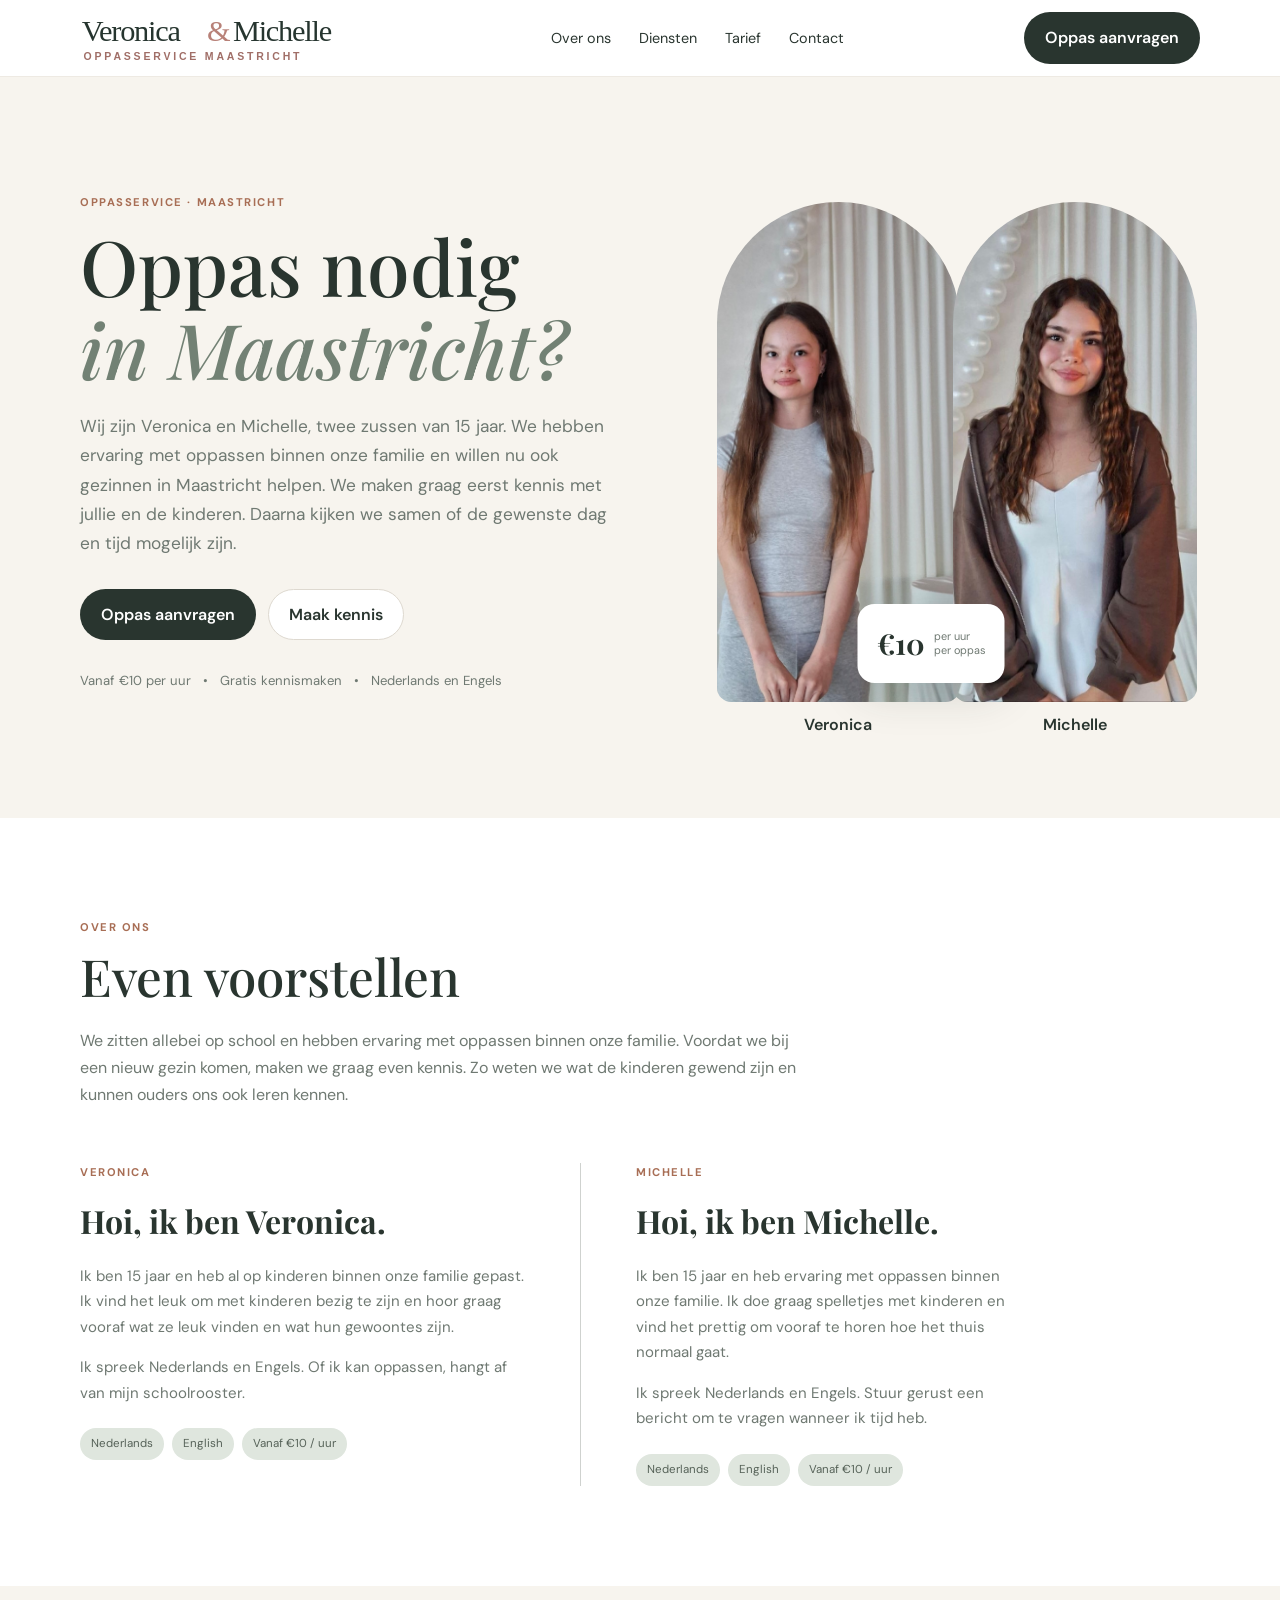
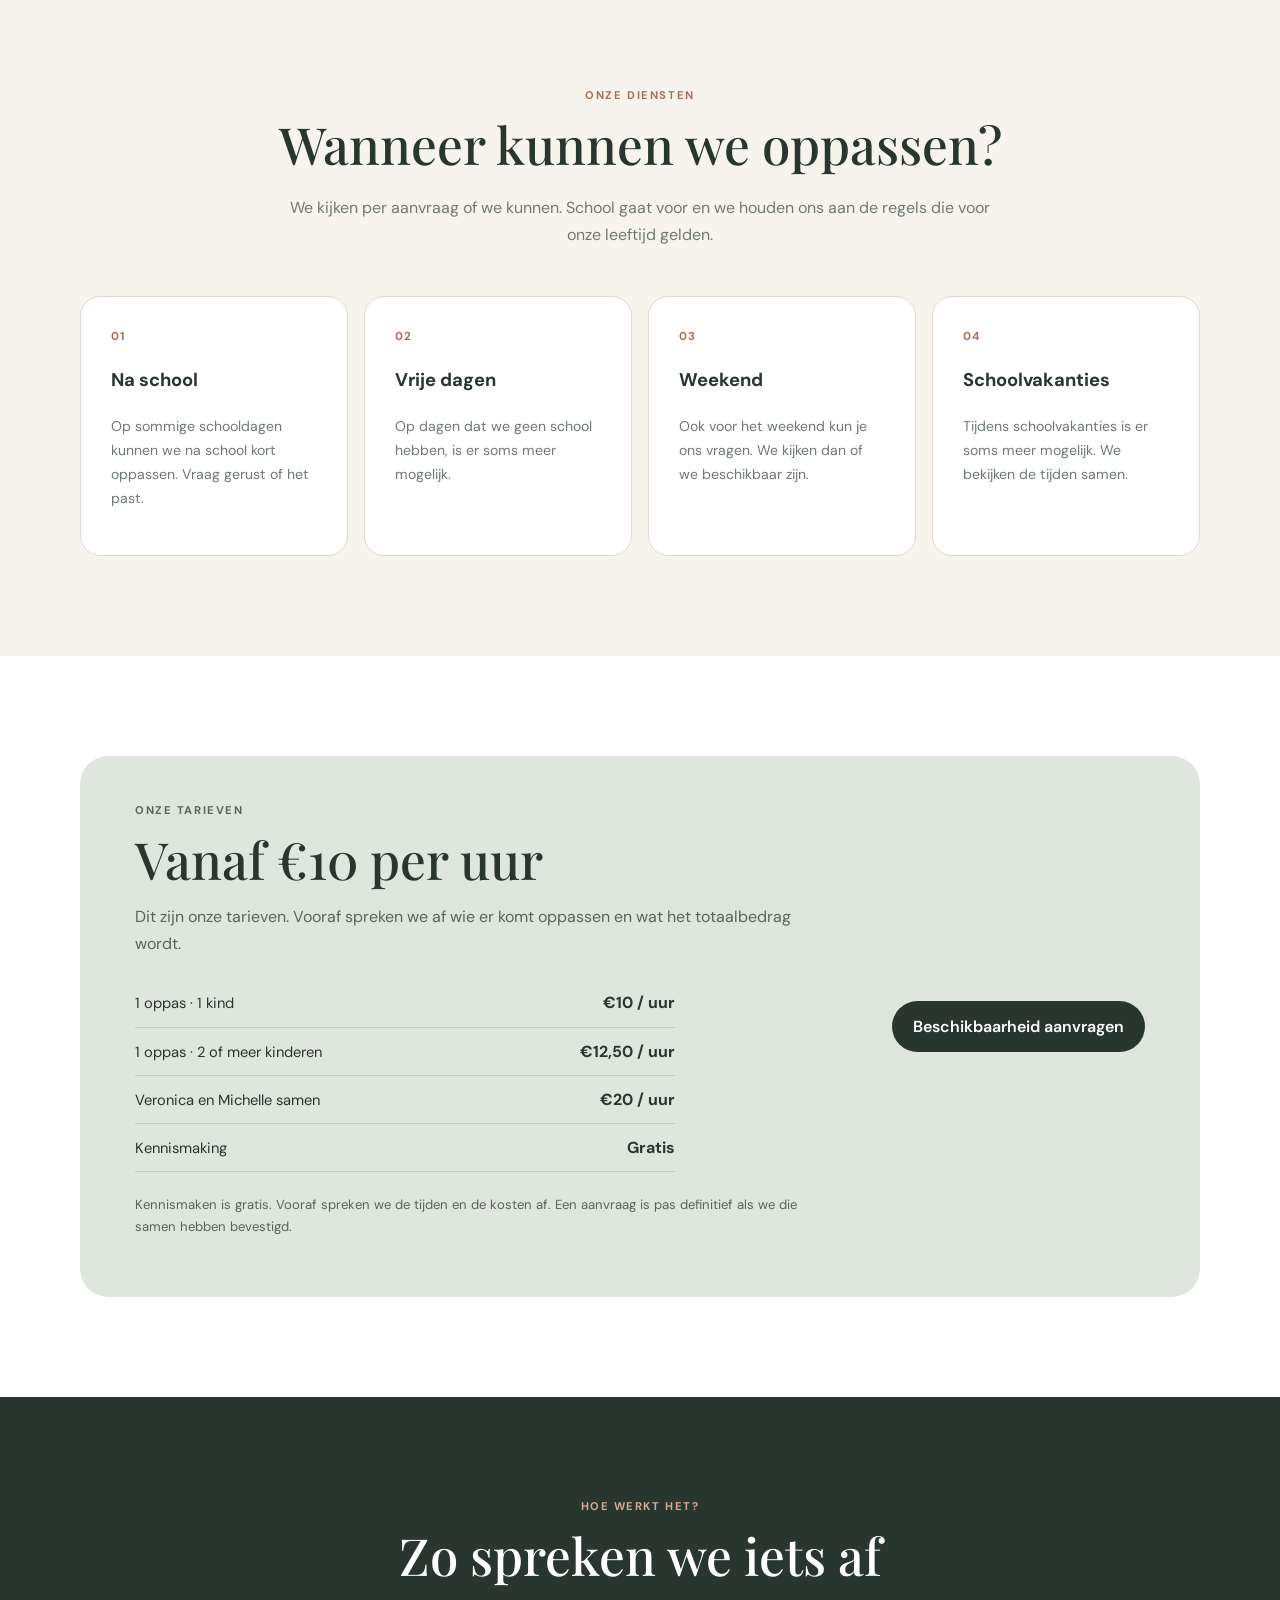
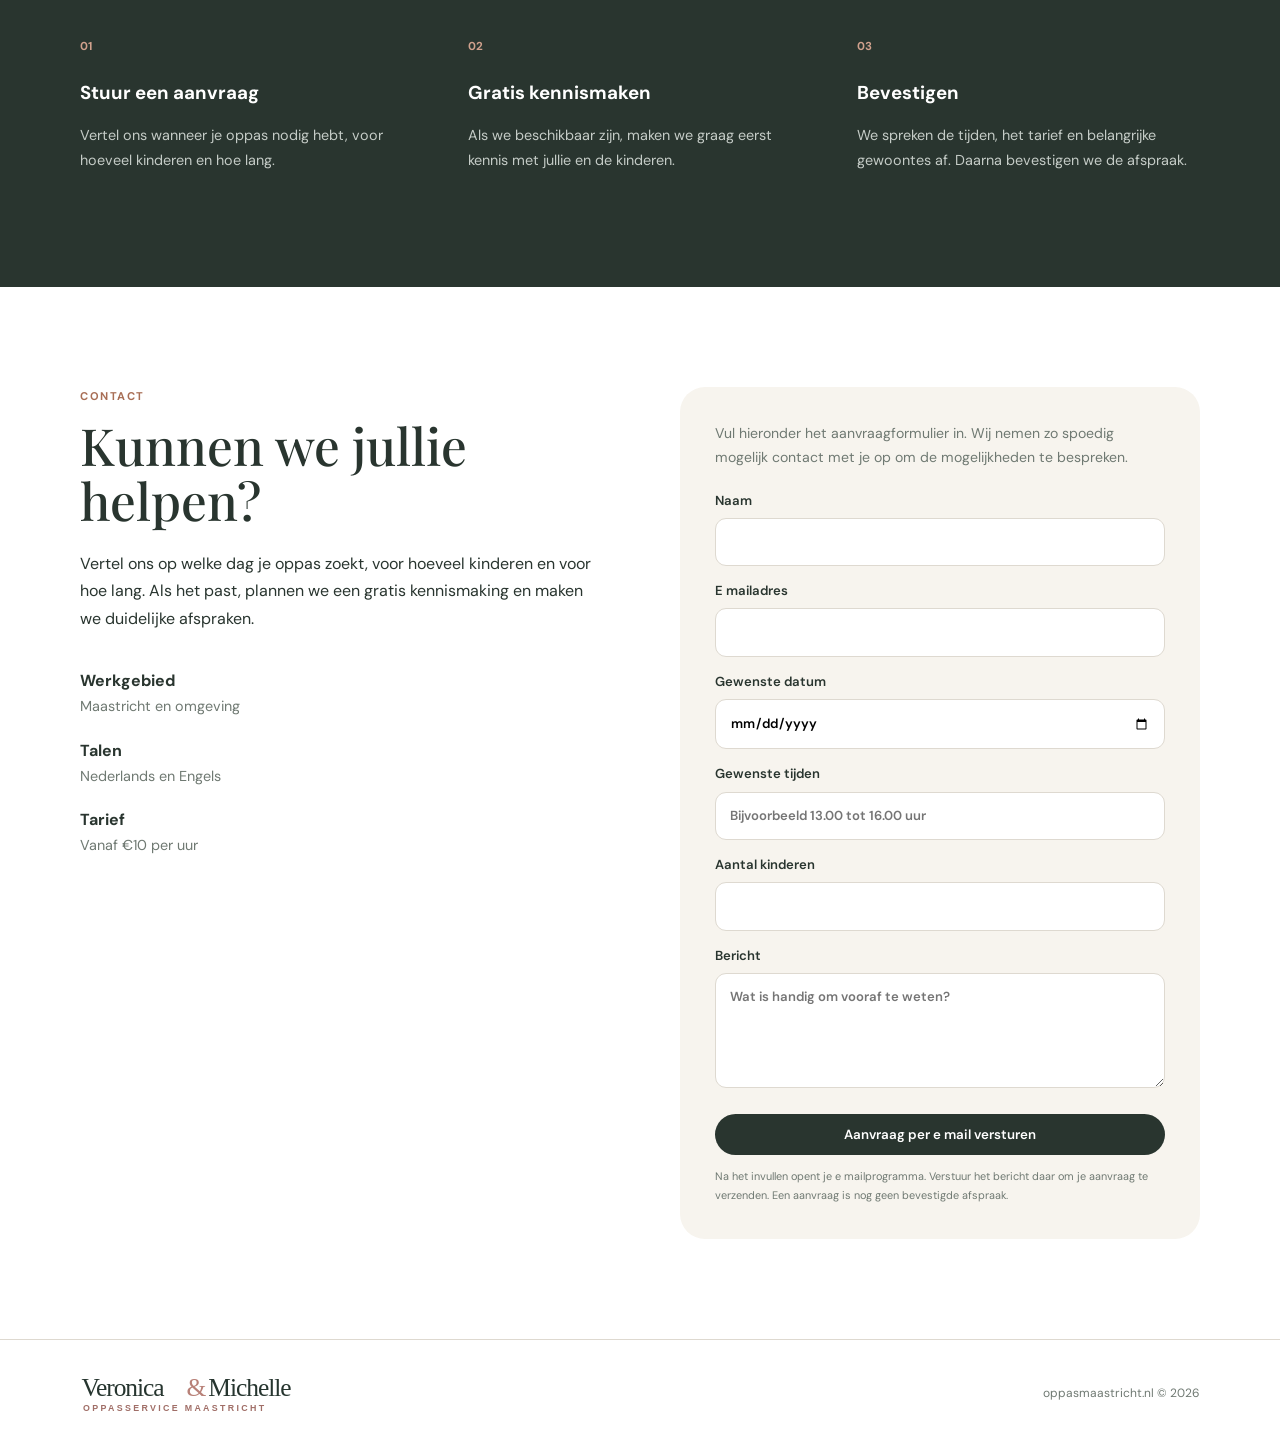
<file: index.html>
<!doctype html>
<html lang="nl">
<head>
<meta charset="utf-8">
<meta name="viewport" content="width=device-width, initial-scale=1">
<meta name="description" content="Veronica en Michelle passen op in Maastricht en omgeving. Bekijk onze tarieven en stuur ons een bericht.">
<title>Veronica & Michelle | Oppasservice in Maastricht</title>
<link rel="stylesheet" href="style.css">
</head>
<body>
<header class="header"><nav class="container nav">
<a class="brand brand-logo" href="#home" aria-label="Veronica en Michelle Oppasservice Maastricht"><img src="images/logo-header.svg" alt="Veronica en Michelle, Oppasservice Maastricht" width="460" height="100"></a>
<div class="nav-links"><a href="#over">Over ons</a><a href="#diensten">Diensten</a><a href="#tarief">Tarief</a><a href="#contact">Contact</a></div>
<a class="nav-cta" href="#contact">Oppas aanvragen</a>
</nav></header>

<main>
<section id="home" class="hero">
<div class="container hero-grid">
<div class="hero-copy">
<p class="eyebrow">Oppasservice · Maastricht</p>
<h1>Oppas nodig<br><em>in Maastricht?</em></h1>
<p class="lead">Wij zijn Veronica en Michelle, twee zussen van 15 jaar. We hebben ervaring met oppassen binnen onze familie en willen nu ook gezinnen in Maastricht helpen. We maken graag eerst kennis met jullie en de kinderen. Daarna kijken we samen of de gewenste dag en tijd mogelijk zijn.</p>
<div class="actions"><a class="btn dark" href="#contact">Oppas aanvragen</a><a class="btn light" href="#over">Maak kennis</a></div>
<div class="facts"><span>Vanaf €10 per uur</span><span>•</span><span>Gratis kennismaken</span><span>•</span><span>Nederlands en Engels</span></div>
</div>
<div class="hero-portraits">
<div class="hero-person veronica"><img src="images/veronica.jpg" alt="Veronica"><span>Veronica</span></div>
<div class="hero-person michelle"><img src="images/michelle.jpg" alt="Michelle"><span>Michelle</span></div>
<div class="badge"><strong>€10</strong><span>per uur<br>per oppas</span></div>
</div>
</div>
</section>

<section id="over" class="section">
<div class="container">
<div class="section-intro"><p class="eyebrow">Over ons</p><h2>Even voorstellen</h2><p>We zitten allebei op school en hebben ervaring met oppassen binnen onze familie. Voordat we bij een nieuw gezin komen, maken we graag even kennis. Zo weten we wat de kinderen gewend zijn en kunnen ouders ons ook leren kennen.</p></div>
<div class="about-grid">
<article><p class="eyebrow">Veronica</p><h3>Hoi, ik ben Veronica.</h3><p>Ik ben 15 jaar en heb al op kinderen binnen onze familie gepast. Ik vind het leuk om met kinderen bezig te zijn en hoor graag vooraf wat ze leuk vinden en wat hun gewoontes zijn.</p><p>Ik spreek Nederlands en Engels. Of ik kan oppassen, hangt af van mijn schoolrooster.</p><div class="tags"><span>Nederlands</span><span>English</span><span>Vanaf €10 / uur</span></div></article>
<article><p class="eyebrow">Michelle</p><h3>Hoi, ik ben Michelle.</h3><p>Ik ben 15 jaar en heb ervaring met oppassen binnen onze familie. Ik doe graag spelletjes met kinderen en vind het prettig om vooraf te horen hoe het thuis normaal gaat.</p><p>Ik spreek Nederlands en Engels. Stuur gerust een bericht om te vragen wanneer ik tijd heb.</p><div class="tags"><span>Nederlands</span><span>English</span><span>Vanaf €10 / uur</span></div></article>
</div>
</div>
</section>

<section id="diensten" class="section beige"><div class="container">
<div class="section-heading"><p class="eyebrow">Onze diensten</p><h2>Wanneer kunnen we oppassen?</h2><p>We kijken per aanvraag of we kunnen. School gaat voor en we houden ons aan de regels die voor onze leeftijd gelden.</p></div>
<div class="service-grid">
<article><div class="number">01</div><h3>Na school</h3><p>Op sommige schooldagen kunnen we na school kort oppassen. Vraag gerust of het past.</p></article>
<article><div class="number">02</div><h3>Vrije dagen</h3><p>Op dagen dat we geen school hebben, is er soms meer mogelijk.</p></article>
<article><div class="number">03</div><h3>Weekend</h3><p>Ook voor het weekend kun je ons vragen. We kijken dan of we beschikbaar zijn.</p></article>
<article><div class="number">04</div><h3>Schoolvakanties</h3><p>Tijdens schoolvakanties is er soms meer mogelijk. We bekijken de tijden samen.</p></article>
</div>
</div></section>

<section id="tarief" class="section"><div class="container rate"><div>
<p class="eyebrow">Onze tarieven</p><h2>Vanaf €10 per uur</h2>
<p>Dit zijn onze tarieven. Vooraf spreken we af wie er komt oppassen en wat het totaalbedrag wordt.</p>
<div class="price-list"><div><span>1 oppas · 1 kind</span><strong>€10 / uur</strong></div><div><span>1 oppas · 2 of meer kinderen</span><strong>€12,50 / uur</strong></div><div><span>Veronica en Michelle samen</span><strong>€20 / uur</strong></div><div><span>Kennismaking</span><strong>Gratis</strong></div></div><p class="muted">Kennismaken is gratis. Vooraf spreken we de tijden en de kosten af. Een aanvraag is pas definitief als we die samen hebben bevestigd.</p>
</div><a class="btn dark" href="#contact">Beschikbaarheid aanvragen</a></div></section>

<section class="section dark-section"><div class="container">
<div class="section-heading inverse"><p class="eyebrow">Hoe werkt het?</p><h2>Zo spreken we iets af</h2></div>
<div class="approach">
<div><strong>01</strong><h3>Stuur een aanvraag</h3><p>Vertel ons wanneer je oppas nodig hebt, voor hoeveel kinderen en hoe lang.</p></div>
<div><strong>02</strong><h3>Gratis kennismaken</h3><p>Als we beschikbaar zijn, maken we graag eerst kennis met jullie en de kinderen.</p></div>
<div><strong>03</strong><h3>Bevestigen</h3><p>We spreken de tijden, het tarief en belangrijke gewoontes af. Daarna bevestigen we de afspraak.</p></div>
</div></div></section>

<section id="contact" class="section contact"><div class="container contact-grid">
<div><p class="eyebrow">Contact</p><h2>Kunnen we jullie helpen?</h2>
<p>Vertel ons op welke dag je oppas zoekt, voor hoeveel kinderen en voor hoe lang. Als het past, plannen we een gratis kennismaking en maken we duidelijke afspraken.</p>
<div class="contact-info"><div><strong>Werkgebied</strong><span>Maastricht en omgeving</span></div><div><strong>Talen</strong><span>Nederlands en Engels</span></div><div><strong>Tarief</strong><span>Vanaf €10 per uur</span></div></div></div>
<form class="form" id="aanvraagformulier">
<p class="form-intro">Vul hieronder het aanvraagformulier in. Wij nemen zo spoedig mogelijk contact met je op om de mogelijkheden te bespreken.</p>
<label>Naam<input name="naam" autocomplete="name" required maxlength="100"></label>
<label>E mailadres<input type="email" name="email" autocomplete="email" required maxlength="160"></label>
<label>Gewenste datum<input type="date" name="datum" required></label>
<label>Gewenste tijden<input name="tijden" placeholder="Bijvoorbeeld 13.00 tot 16.00 uur" required maxlength="100"></label>
<label>Aantal kinderen<input type="number" name="kinderen" min="1" max="12" required></label>
<label>Bericht<textarea name="bericht" rows="4" maxlength="1200" placeholder="Wat is handig om vooraf te weten?"></textarea></label>
<button class="btn dark" type="submit">Aanvraag per e mail versturen</button>
<p class="form-status" id="formstatus" role="status" aria-live="polite"></p>
<small>Na het invullen opent je e mailprogramma. Verstuur het bericht daar om je aanvraag te verzenden. Een aanvraag is nog geen bevestigde afspraak.</small>
</form>
</div></section>
</main>
<footer><div class="container footer"><a class="brand footer-logo" href="#home" aria-label="Terug naar boven"><img src="images/logo-header.svg" alt="Veronica en Michelle, Oppasservice Maastricht" width="460" height="100" loading="lazy"></a><p>oppasmaastricht.nl © 2026</p></div></footer>
<script src="contact.js" defer></script>
</body></html>
</file>
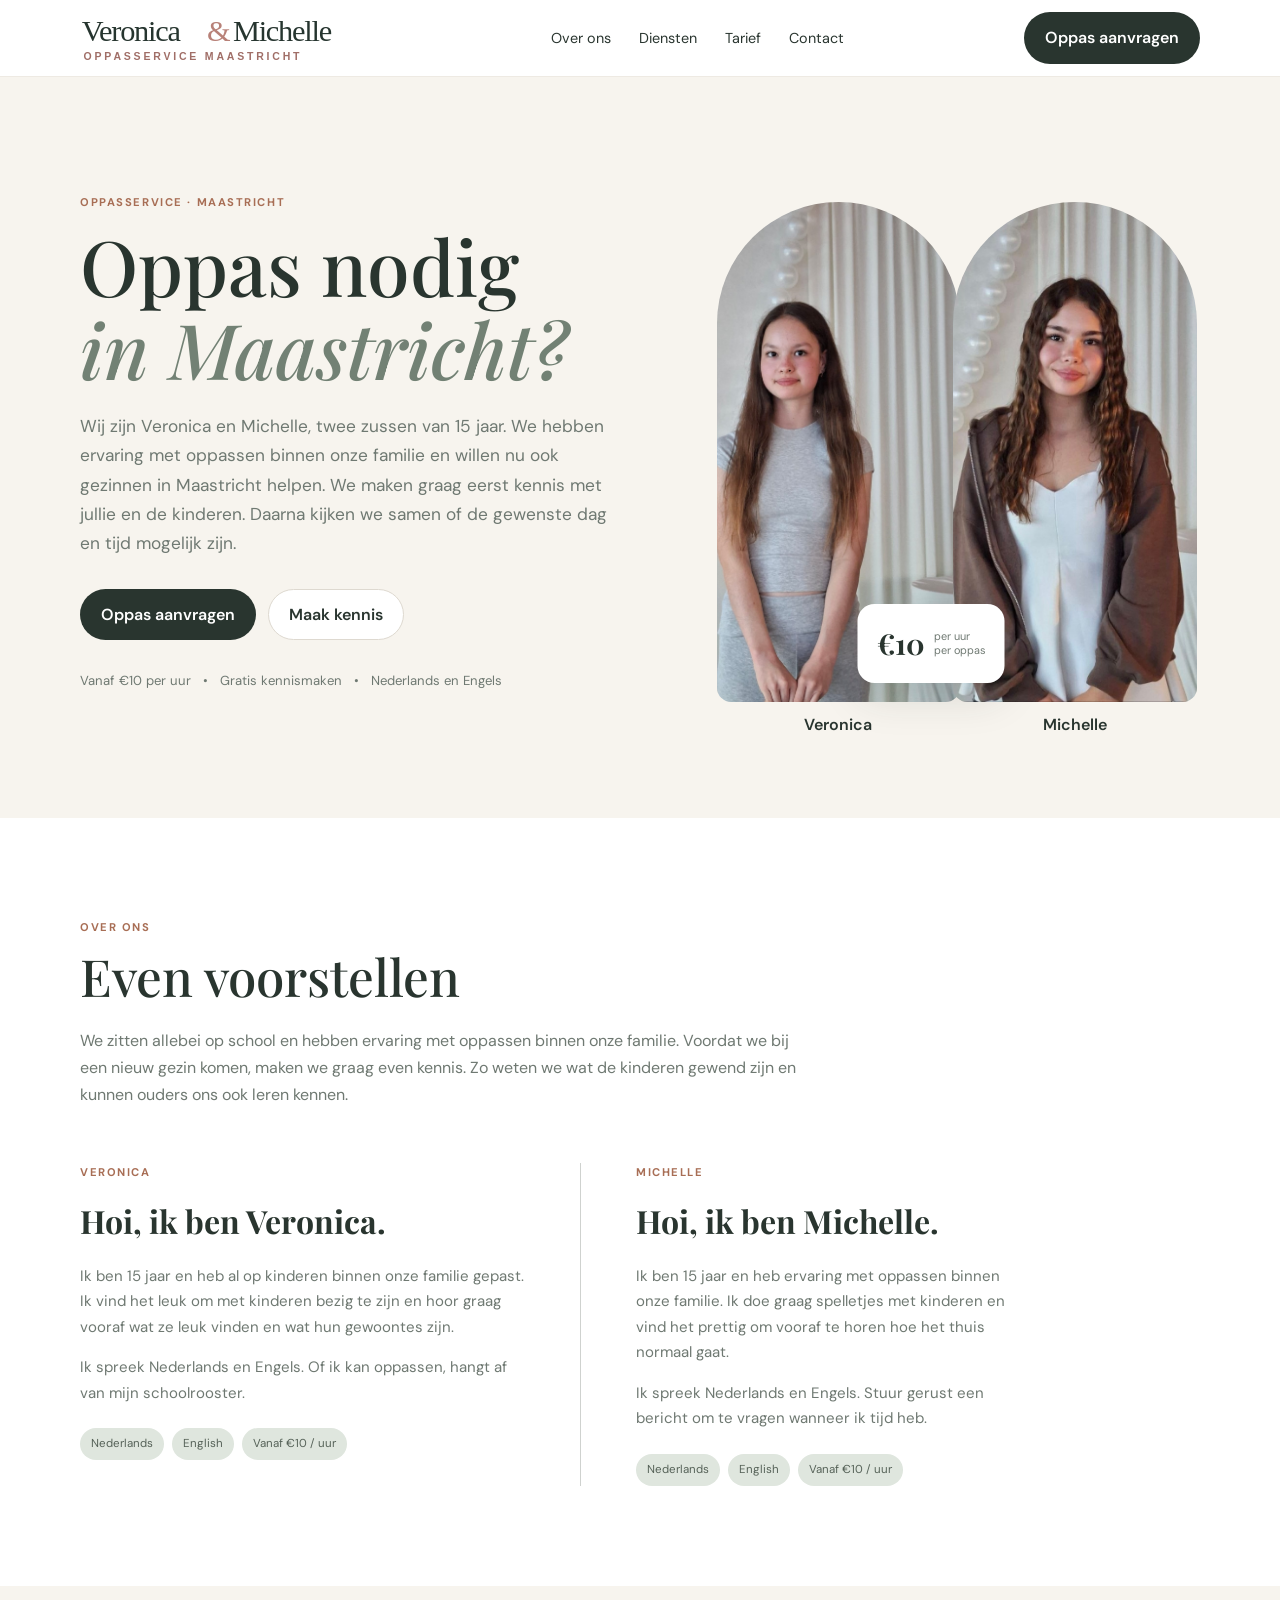
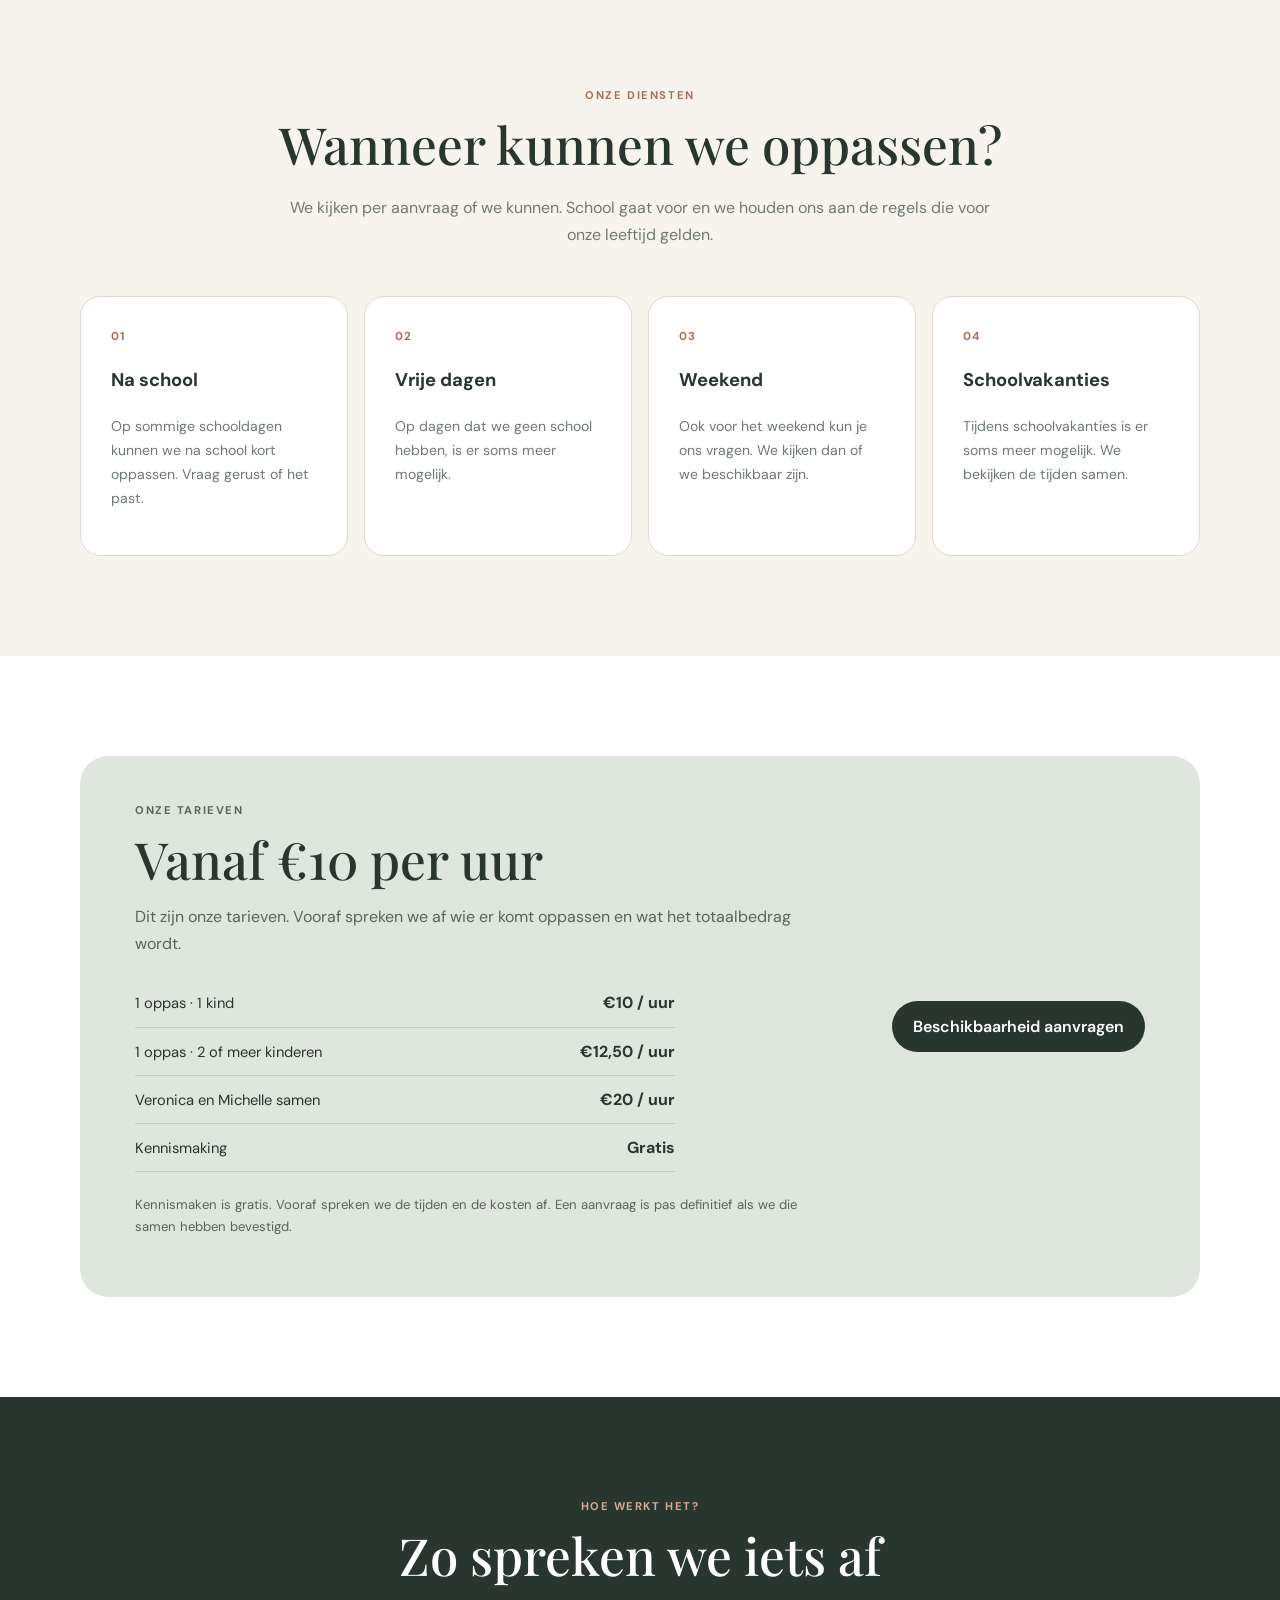
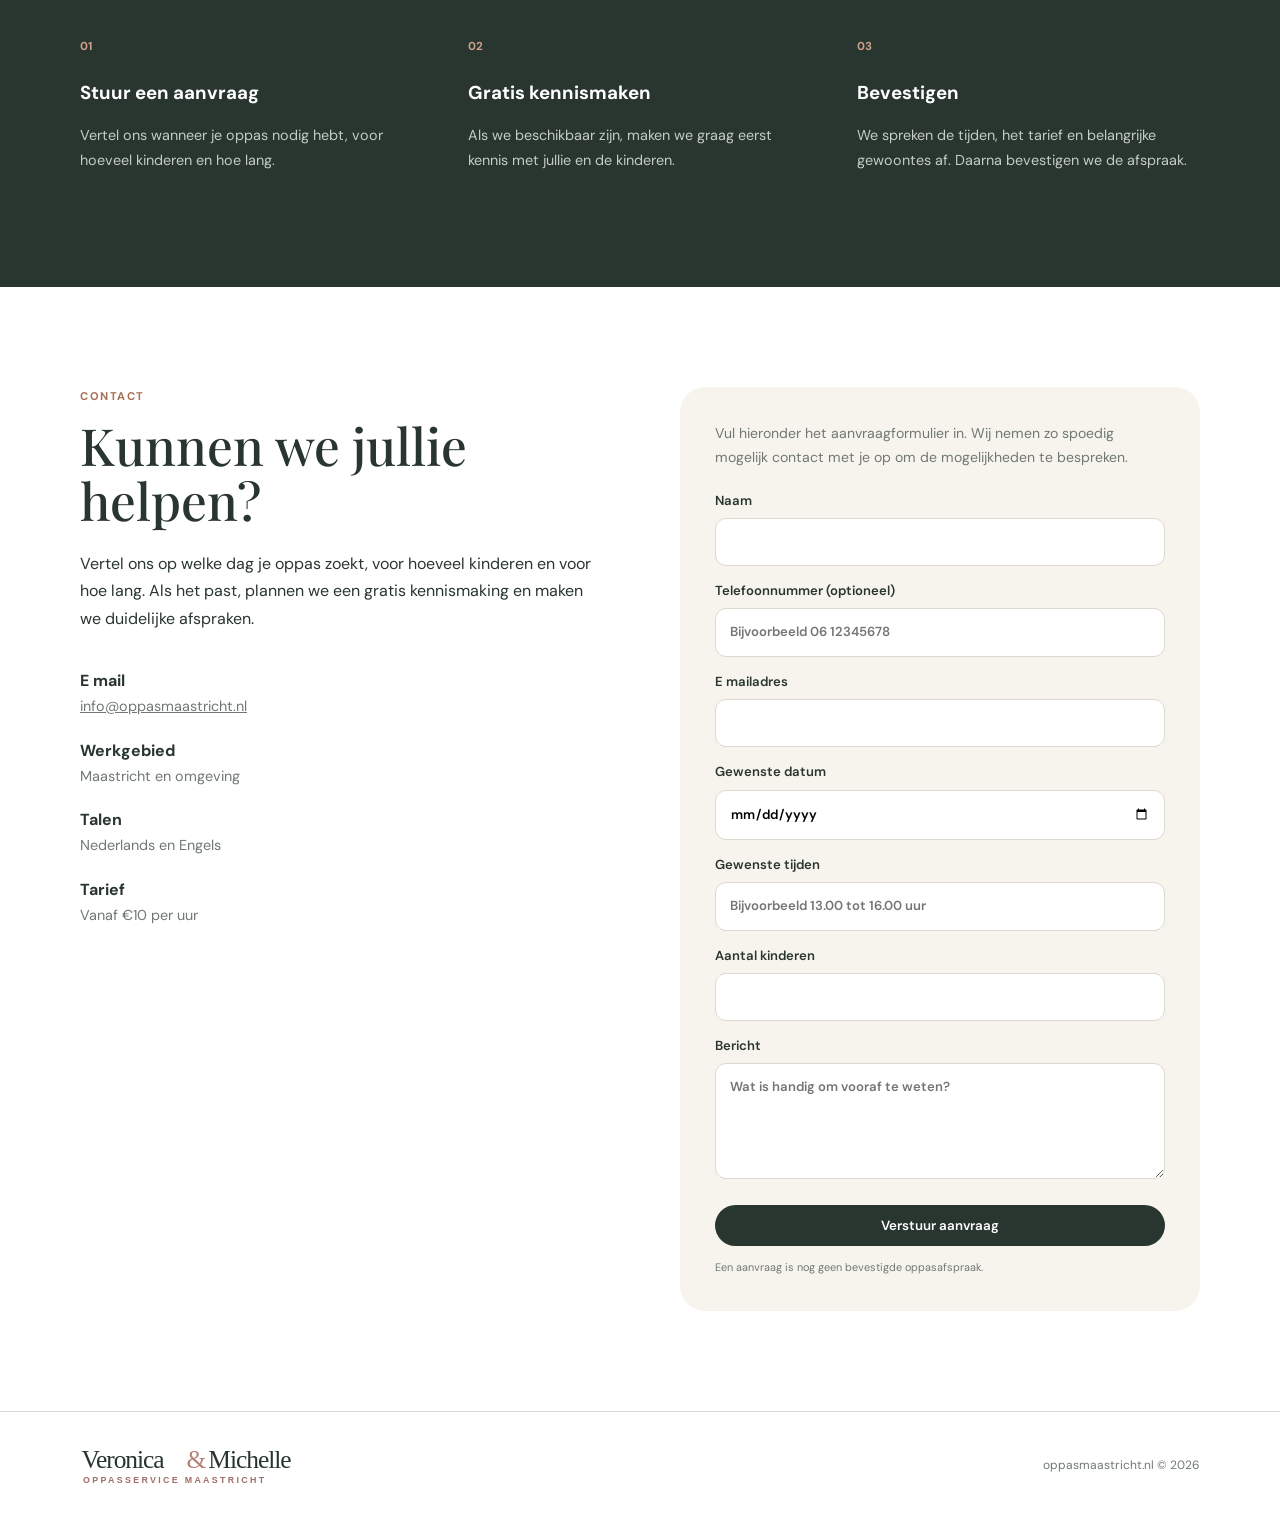
<file: public/index.html>
<!doctype html>
<html lang="nl">
<head>
<meta charset="utf-8">
<meta name="viewport" content="width=device-width, initial-scale=1">
<meta name="description" content="Veronica en Michelle passen op in Maastricht en omgeving. Bekijk onze tarieven en stuur ons een bericht.">
<title>Veronica & Michelle | Oppasservice in Maastricht</title>
<link rel="stylesheet" href="style.css">
</head>
<body>
<header class="header"><nav class="container nav">
<a class="brand brand-logo" href="#home" aria-label="Veronica en Michelle Oppasservice Maastricht"><img src="images/logo-header.svg" alt="Veronica en Michelle, Oppasservice Maastricht" width="460" height="100"></a>
<div class="nav-links"><a href="#over">Over ons</a><a href="#diensten">Diensten</a><a href="#tarief">Tarief</a><a href="#contact">Contact</a></div>
<a class="nav-cta" href="#contact">Oppas aanvragen</a>
</nav></header>

<main>
<section id="home" class="hero">
<div class="container hero-grid">
<div class="hero-copy">
<p class="eyebrow">Oppasservice · Maastricht</p>
<h1>Oppas nodig<br><em>in Maastricht?</em></h1>
<p class="lead">Wij zijn Veronica en Michelle, twee zussen van 15 jaar. We hebben ervaring met oppassen binnen onze familie en willen nu ook gezinnen in Maastricht helpen. We maken graag eerst kennis met jullie en de kinderen. Daarna kijken we samen of de gewenste dag en tijd mogelijk zijn.</p>
<div class="actions"><a class="btn dark" href="#contact">Oppas aanvragen</a><a class="btn light" href="#over">Maak kennis</a></div>
<div class="facts"><span>Vanaf €10 per uur</span><span>•</span><span>Gratis kennismaken</span><span>•</span><span>Nederlands en Engels</span></div>
</div>
<div class="hero-portraits">
<div class="hero-person veronica"><img src="images/veronica.jpg" alt="Veronica"><span>Veronica</span></div>
<div class="hero-person michelle"><img src="images/michelle.jpg" alt="Michelle"><span>Michelle</span></div>
<div class="badge"><strong>€10</strong><span>per uur<br>per oppas</span></div>
</div>
</div>
</section>

<section id="over" class="section">
<div class="container">
<div class="section-intro"><p class="eyebrow">Over ons</p><h2>Even voorstellen</h2><p>We zitten allebei op school en hebben ervaring met oppassen binnen onze familie. Voordat we bij een nieuw gezin komen, maken we graag even kennis. Zo weten we wat de kinderen gewend zijn en kunnen ouders ons ook leren kennen.</p></div>
<div class="about-grid">
<article><p class="eyebrow">Veronica</p><h3>Hoi, ik ben Veronica.</h3><p>Ik ben 15 jaar en heb al op kinderen binnen onze familie gepast. Ik vind het leuk om met kinderen bezig te zijn en hoor graag vooraf wat ze leuk vinden en wat hun gewoontes zijn.</p><p>Ik spreek Nederlands en Engels. Of ik kan oppassen, hangt af van mijn schoolrooster.</p><div class="tags"><span>Nederlands</span><span>English</span><span>Vanaf €10 / uur</span></div></article>
<article><p class="eyebrow">Michelle</p><h3>Hoi, ik ben Michelle.</h3><p>Ik ben 15 jaar en heb ervaring met oppassen binnen onze familie. Ik doe graag spelletjes met kinderen en vind het prettig om vooraf te horen hoe het thuis normaal gaat.</p><p>Ik spreek Nederlands en Engels. Stuur gerust een bericht om te vragen wanneer ik tijd heb.</p><div class="tags"><span>Nederlands</span><span>English</span><span>Vanaf €10 / uur</span></div></article>
</div>
</div>
</section>

<section id="diensten" class="section beige"><div class="container">
<div class="section-heading"><p class="eyebrow">Onze diensten</p><h2>Wanneer kunnen we oppassen?</h2><p>We kijken per aanvraag of we kunnen. School gaat voor en we houden ons aan de regels die voor onze leeftijd gelden.</p></div>
<div class="service-grid">
<article><div class="number">01</div><h3>Na school</h3><p>Op sommige schooldagen kunnen we na school kort oppassen. Vraag gerust of het past.</p></article>
<article><div class="number">02</div><h3>Vrije dagen</h3><p>Op dagen dat we geen school hebben, is er soms meer mogelijk.</p></article>
<article><div class="number">03</div><h3>Weekend</h3><p>Ook voor het weekend kun je ons vragen. We kijken dan of we beschikbaar zijn.</p></article>
<article><div class="number">04</div><h3>Schoolvakanties</h3><p>Tijdens schoolvakanties is er soms meer mogelijk. We bekijken de tijden samen.</p></article>
</div>
</div></section>

<section id="tarief" class="section"><div class="container rate"><div>
<p class="eyebrow">Onze tarieven</p><h2>Vanaf €10 per uur</h2>
<p>Dit zijn onze tarieven. Vooraf spreken we af wie er komt oppassen en wat het totaalbedrag wordt.</p>
<div class="price-list"><div><span>1 oppas · 1 kind</span><strong>€10 / uur</strong></div><div><span>1 oppas · 2 of meer kinderen</span><strong>€12,50 / uur</strong></div><div><span>Veronica en Michelle samen</span><strong>€20 / uur</strong></div><div><span>Kennismaking</span><strong>Gratis</strong></div></div><p class="muted">Kennismaken is gratis. Vooraf spreken we de tijden en de kosten af. Een aanvraag is pas definitief als we die samen hebben bevestigd.</p>
</div><a class="btn dark" href="#contact">Beschikbaarheid aanvragen</a></div></section>

<section class="section dark-section"><div class="container">
<div class="section-heading inverse"><p class="eyebrow">Hoe werkt het?</p><h2>Zo spreken we iets af</h2></div>
<div class="approach">
<div><strong>01</strong><h3>Stuur een aanvraag</h3><p>Vertel ons wanneer je oppas nodig hebt, voor hoeveel kinderen en hoe lang.</p></div>
<div><strong>02</strong><h3>Gratis kennismaken</h3><p>Als we beschikbaar zijn, maken we graag eerst kennis met jullie en de kinderen.</p></div>
<div><strong>03</strong><h3>Bevestigen</h3><p>We spreken de tijden, het tarief en belangrijke gewoontes af. Daarna bevestigen we de afspraak.</p></div>
</div></div></section>

<section id="contact" class="section contact"><div class="container contact-grid">
<div><p class="eyebrow">Contact</p><h2>Kunnen we jullie helpen?</h2>
<p>Vertel ons op welke dag je oppas zoekt, voor hoeveel kinderen en voor hoe lang. Als het past, plannen we een gratis kennismaking en maken we duidelijke afspraken.</p>
<div class="contact-info"><div><strong>E mail</strong><span><a href="mailto:info@oppasmaastricht.nl">info@oppasmaastricht.nl</a></span></div><div><strong>Werkgebied</strong><span>Maastricht en omgeving</span></div><div><strong>Talen</strong><span>Nederlands en Engels</span></div><div><strong>Tarief</strong><span>Vanaf €10 per uur</span></div></div></div>
<form class="form" id="aanvraagformulier" method="post" action="/api/contact">
<input type="text" name="website" class="honeypot" tabindex="-1" autocomplete="off" aria-hidden="true">
<p class="form-intro">Vul hieronder het aanvraagformulier in. Wij nemen zo spoedig mogelijk contact met je op om de mogelijkheden te bespreken.</p>
<label>Naam<input name="naam" autocomplete="name" required maxlength="100"></label>
<label>Telefoonnummer (optioneel)<input type="tel" name="telefoon" autocomplete="tel" maxlength="30" placeholder="Bijvoorbeeld 06 12345678"></label>
<label>E mailadres<input type="email" name="email" autocomplete="email" required maxlength="160"></label>
<label>Gewenste datum<input type="date" name="datum" required></label>
<label>Gewenste tijden<input name="tijden" placeholder="Bijvoorbeeld 13.00 tot 16.00 uur" required maxlength="100"></label>
<label>Aantal kinderen<input type="number" name="kinderen" min="1" max="12" required></label>
<label>Bericht<textarea name="bericht" rows="4" maxlength="1200" placeholder="Wat is handig om vooraf te weten?"></textarea></label>
<button class="btn dark" type="submit">Verstuur aanvraag</button>
<p class="form-status" id="formstatus" role="status" aria-live="polite"></p>
<small>Een aanvraag is nog geen bevestigde oppasafspraak.</small>
</form>
</div></section>
</main>
<footer><div class="container footer"><a class="brand footer-logo" href="#home" aria-label="Terug naar boven"><img src="images/logo-header.svg" alt="Veronica en Michelle, Oppasservice Maastricht" width="460" height="100" loading="lazy"></a><p>oppasmaastricht.nl © 2026</p></div></footer>
<script src="contact.js" defer></script>
</body></html>
</file>
<file: style.css>
@import url('https://fonts.googleapis.com/css2?family=DM+Sans:wght@400;500;600;700&family=Playfair+Display:ital,wght@0,500;0,600;1,500&display=swap');
:root{--ink:#29352f;--muted:#6f7972;--cream:#f7f4ee;--sage:#dfe6de;--sage2:#728174;--accent:#a86e55;--line:#ded9d0}
*{box-sizing:border-box}html{scroll-behavior:smooth}body{margin:0;color:var(--ink);font-family:"DM Sans",sans-serif;line-height:1.7}a{color:inherit}.container{width:min(1120px,calc(100% - 40px));margin:auto}
.header{position:sticky;top:0;z-index:20;background:rgba(255,255,255,.94);backdrop-filter:blur(12px);border-bottom:1px solid #eeeae3}.nav{height:76px;display:flex;align-items:center;justify-content:space-between;gap:25px}.brand{font-size:1.05rem;font-weight:700;text-decoration:none}.brand span{font-weight:400;color:var(--muted)}.nav-links{display:flex;gap:28px}.nav-links a{text-decoration:none;font-size:.9rem}.nav-cta,.btn{border-radius:999px;padding:11px 20px;text-decoration:none;font-weight:600;display:inline-flex;justify-content:center;align-items:center;border:1px solid transparent;font-family:inherit}.nav-cta,.dark{background:var(--ink);color:white}.light{background:white;border-color:var(--line)}
.hero{background:var(--cream);padding:70px 0 80px}.hero-grid{display:grid;grid-template-columns:1fr .95fr;gap:60px;align-items:center}.eyebrow{text-transform:uppercase;letter-spacing:.14em;font-size:.7rem;font-weight:700;color:var(--accent);margin:0 0 12px}.hero h1,.section h2{font-family:"Playfair Display",serif;font-weight:500;line-height:1.08;margin:0 0 22px}.hero h1{font-size:clamp(3.2rem,6vw,5.5rem)}h1 em{color:var(--sage2)}.lead{font-size:1.08rem;color:var(--muted);max-width:620px}.actions{display:flex;gap:12px;margin:30px 0}.facts{display:flex;gap:12px;flex-wrap:wrap;font-size:.82rem;color:var(--muted)}
.hero-portraits{position:relative;display:grid;grid-template-columns:1fr 1fr;gap:14px;align-items:end;padding-left:15px}.hero-person{position:relative}.hero-person img{display:block;width:100%;height:500px;object-fit:cover;object-position:center top;border-radius:170px 170px 20px 20px}.hero-person.veronica{transform:translateX(18px)}.hero-person.michelle{transform:translateX(-3px);margin-top:55px}.hero-person>span{display:block;text-align:center;margin-top:9px;font-weight:600}.badge{position:absolute;bottom:55px;left:48%;transform:translateX(-50%);background:white;padding:15px 19px;border-radius:17px;box-shadow:0 15px 40px rgba(40,50,44,.13);display:flex;gap:9px;align-items:center;white-space:nowrap}.badge strong{font-family:"Playfair Display";font-size:1.8rem}.badge span{font-size:.68rem;line-height:1.25;color:var(--muted)}
.section{padding:100px 0}.section-intro{max-width:720px;margin-bottom:55px}.section h2{font-size:clamp(2.5rem,4vw,3.8rem)}.section-intro>p:last-child,.section-heading>p:last-child{color:var(--muted)}.about-grid{display:grid;grid-template-columns:1fr 1fr;gap:0;max-width:1000px}.about-grid article{padding:0 55px}.about-grid article:first-child{padding-left:0}.about-grid article+article{border-left:1px solid #cfd2cf}.about-grid article h3{font-family:"Playfair Display";font-size:2rem;margin:0 0 15px}.about-grid article p:not(.eyebrow){color:var(--muted);font-size:.94rem}.tags{display:flex;flex-wrap:wrap;gap:8px;margin-top:22px}.tags span{background:var(--sage);padding:6px 11px;border-radius:999px;font-size:.72rem;color:#566258}
.beige{background:var(--cream)}.section-heading{max-width:730px;margin:0 auto 48px;text-align:center}.service-grid{display:grid;grid-template-columns:repeat(4,1fr);gap:16px}.service-grid article{background:white;border:1px solid var(--line);padding:30px;border-radius:20px}.number{font-size:.72rem;color:var(--accent);font-weight:700;letter-spacing:.1em}.service-grid h3{font-size:1.15rem}.service-grid p{font-size:.88rem;color:var(--muted)}
.rate{background:var(--sage);border-radius:28px;padding:45px 55px;display:flex;justify-content:space-between;align-items:center;gap:35px}.rate h2{margin-bottom:5px}.rate p{max-width:690px;color:#59645c}.muted{font-size:.82rem}
.dark-section{background:var(--ink);color:white}.inverse h2{color:white}.inverse .eyebrow{color:#d6aa95}.approach{display:grid;grid-template-columns:repeat(3,1fr);gap:45px}.approach strong{font-size:.72rem;color:#d0a18d}.approach h3{margin-bottom:7px}.approach p{color:#c5ccc7;font-size:.9rem}
.contact-grid{display:grid;grid-template-columns:1fr 1fr;gap:80px}.contact h2{font-size:clamp(2.5rem,4vw,3.7rem)}.contact-info{margin-top:35px;display:grid;gap:18px}.contact-info div{display:flex;flex-direction:column}.contact-info span{color:var(--muted);font-size:.9rem}.form{background:var(--cream);padding:35px;border-radius:25px}.form label{display:block;font-size:.82rem;font-weight:600;margin-bottom:14px}.form input,.form textarea{width:100%;margin-top:6px;border:1px solid var(--line);border-radius:11px;padding:12px 14px;font:inherit;background:white}.form .btn{width:100%;margin-top:5px}.form small{display:block;color:var(--muted);font-size:.68rem;margin-top:12px}
footer{border-top:1px solid var(--line);padding:27px 0}.footer{display:flex;align-items:center;justify-content:space-between;gap:20px}.footer p{font-size:.75rem;color:var(--muted)}
@media(max-width:850px){.nav-links{display:none}.hero-grid,.contact-grid{grid-template-columns:1fr}.hero{padding:60px 0}.about-grid{grid-template-columns:1fr;gap:30px}.about-grid article{padding:0}.about-grid article+article{border-left:0;border-top:1px solid #cfd2cf;padding-top:30px}.service-grid{grid-template-columns:1fr 1fr}.approach{grid-template-columns:1fr}.rate{flex-direction:column;align-items:flex-start;padding:35px}.hero-person img{height:430px}}
@media(max-width:520px){.container{width:calc(100% - 28px)}.nav-cta{font-size:.78rem;padding:10px 14px}.hero h1{font-size:3.1rem}.actions{flex-direction:column}.btn{width:100%}.hero-portraits{gap:9px;padding-left:0}.hero-person img{height:300px;border-radius:100px 100px 15px 15px}.hero-person.veronica{transform:translateX(8px)}.hero-person.michelle{transform:none;margin-top:28px}.badge{bottom:43px;left:50%;padding:10px 13px}.badge strong{font-size:1.5rem}.service-grid{grid-template-columns:1fr}.section{padding:75px 0}.footer{flex-direction:column;align-items:flex-start}}

.price-list{max-width:540px;margin:22px 0}.price-list>div{display:flex;justify-content:space-between;align-items:baseline;gap:15px;padding:10px 0;border-bottom:1px solid #c4cec4}.price-list span{font-size:.92rem}.price-list strong{white-space:nowrap;font-size:1rem}

/* Responsive logo */
.brand-logo{display:flex;align-items:center;flex:0 1 290px;min-width:0}
.brand-logo img{display:block;width:min(100%,290px);height:auto;max-height:57px;object-fit:contain;object-position:left center}
.footer-logo img{display:block;width:190px;height:auto;max-height:105px;object-fit:contain;object-position:left center}
@media(max-width:850px){.brand-logo{flex:0 1 245px}.brand-logo img{max-height:52px}}
@media(max-width:520px){.nav{gap:9px;height:70px}.brand-logo{flex:1 1 auto}.brand-logo img{width:100%;max-width:220px;max-height:48px}.nav-cta{flex:0 0 auto;padding:9px 12px;font-size:.72rem}.footer-logo img{width:160px}}

/* Header: uitsluitend woordmerk; volledig stadslogo blijft in footer. */
.brand-logo img{width:min(100%,290px);max-height:62px;height:auto}
@media(max-width:520px){.brand-logo img{max-width:220px;max-height:50px}}

/* Footer uses the same compact wordmark as the header. */
.footer-logo img{width:240px;max-width:100%;height:auto;max-height:none;object-fit:contain}
@media(max-width:520px){.footer-logo img{width:210px}}

.form-intro{margin:0 0 20px;color:var(--muted);font-size:.88rem}
.form-status{font-size:.83rem;font-weight:600;color:var(--ink);margin:12px 0}
.form input:focus-visible,.form textarea:focus-visible,a:focus-visible,button:focus-visible{outline:3px solid #9cae9b;outline-offset:3px}
@media(max-width:520px){.price-list>div{gap:8px}.price-list span{font-size:.8rem}.price-list strong{font-size:.85rem}}
</file>
<file: public/style.css>
@import url('https://fonts.googleapis.com/css2?family=DM+Sans:wght@400;500;600;700&family=Playfair+Display:ital,wght@0,500;0,600;1,500&display=swap');
:root{--ink:#29352f;--muted:#6f7972;--cream:#f7f4ee;--sage:#dfe6de;--sage2:#728174;--accent:#a86e55;--line:#ded9d0}
*{box-sizing:border-box}html{scroll-behavior:smooth}body{margin:0;color:var(--ink);font-family:"DM Sans",sans-serif;line-height:1.7}a{color:inherit}.container{width:min(1120px,calc(100% - 40px));margin:auto}
.header{position:sticky;top:0;z-index:20;background:rgba(255,255,255,.94);backdrop-filter:blur(12px);border-bottom:1px solid #eeeae3}.nav{height:76px;display:flex;align-items:center;justify-content:space-between;gap:25px}.brand{font-size:1.05rem;font-weight:700;text-decoration:none}.brand span{font-weight:400;color:var(--muted)}.nav-links{display:flex;gap:28px}.nav-links a{text-decoration:none;font-size:.9rem}.nav-cta,.btn{border-radius:999px;padding:11px 20px;text-decoration:none;font-weight:600;display:inline-flex;justify-content:center;align-items:center;border:1px solid transparent;font-family:inherit}.nav-cta,.dark{background:var(--ink);color:white}.light{background:white;border-color:var(--line)}
.hero{background:var(--cream);padding:70px 0 80px}.hero-grid{display:grid;grid-template-columns:1fr .95fr;gap:60px;align-items:center}.eyebrow{text-transform:uppercase;letter-spacing:.14em;font-size:.7rem;font-weight:700;color:var(--accent);margin:0 0 12px}.hero h1,.section h2{font-family:"Playfair Display",serif;font-weight:500;line-height:1.08;margin:0 0 22px}.hero h1{font-size:clamp(3.2rem,6vw,5.5rem)}h1 em{color:var(--sage2)}.lead{font-size:1.08rem;color:var(--muted);max-width:620px}.actions{display:flex;gap:12px;margin:30px 0}.facts{display:flex;gap:12px;flex-wrap:wrap;font-size:.82rem;color:var(--muted)}
.hero-portraits{position:relative;display:grid;grid-template-columns:1fr 1fr;gap:14px;align-items:end;padding-left:15px}.hero-person{position:relative}.hero-person img{display:block;width:100%;height:500px;object-fit:cover;object-position:center top;border-radius:170px 170px 20px 20px}.hero-person.veronica{transform:translateX(18px)}.hero-person.michelle{transform:translateX(-3px);margin-top:55px}.hero-person>span{display:block;text-align:center;margin-top:9px;font-weight:600}.badge{position:absolute;bottom:55px;left:48%;transform:translateX(-50%);background:white;padding:15px 19px;border-radius:17px;box-shadow:0 15px 40px rgba(40,50,44,.13);display:flex;gap:9px;align-items:center;white-space:nowrap}.badge strong{font-family:"Playfair Display";font-size:1.8rem}.badge span{font-size:.68rem;line-height:1.25;color:var(--muted)}
.section{padding:100px 0}.section-intro{max-width:720px;margin-bottom:55px}.section h2{font-size:clamp(2.5rem,4vw,3.8rem)}.section-intro>p:last-child,.section-heading>p:last-child{color:var(--muted)}.about-grid{display:grid;grid-template-columns:1fr 1fr;gap:0;max-width:1000px}.about-grid article{padding:0 55px}.about-grid article:first-child{padding-left:0}.about-grid article+article{border-left:1px solid #cfd2cf}.about-grid article h3{font-family:"Playfair Display";font-size:2rem;margin:0 0 15px}.about-grid article p:not(.eyebrow){color:var(--muted);font-size:.94rem}.tags{display:flex;flex-wrap:wrap;gap:8px;margin-top:22px}.tags span{background:var(--sage);padding:6px 11px;border-radius:999px;font-size:.72rem;color:#566258}
.beige{background:var(--cream)}.section-heading{max-width:730px;margin:0 auto 48px;text-align:center}.service-grid{display:grid;grid-template-columns:repeat(4,1fr);gap:16px}.service-grid article{background:white;border:1px solid var(--line);padding:30px;border-radius:20px}.number{font-size:.72rem;color:var(--accent);font-weight:700;letter-spacing:.1em}.service-grid h3{font-size:1.15rem}.service-grid p{font-size:.88rem;color:var(--muted)}
.rate{background:var(--sage);border-radius:28px;padding:45px 55px;display:flex;justify-content:space-between;align-items:center;gap:35px}.rate h2{margin-bottom:5px}.rate p{max-width:690px;color:#59645c}.muted{font-size:.82rem}
.dark-section{background:var(--ink);color:white}.inverse h2{color:white}.inverse .eyebrow{color:#d6aa95}.approach{display:grid;grid-template-columns:repeat(3,1fr);gap:45px}.approach strong{font-size:.72rem;color:#d0a18d}.approach h3{margin-bottom:7px}.approach p{color:#c5ccc7;font-size:.9rem}
.contact-grid{display:grid;grid-template-columns:1fr 1fr;gap:80px}.contact h2{font-size:clamp(2.5rem,4vw,3.7rem)}.contact-info{margin-top:35px;display:grid;gap:18px}.contact-info div{display:flex;flex-direction:column}.contact-info span{color:var(--muted);font-size:.9rem}.form{background:var(--cream);padding:35px;border-radius:25px}.form label{display:block;font-size:.82rem;font-weight:600;margin-bottom:14px}.form input,.form textarea{width:100%;margin-top:6px;border:1px solid var(--line);border-radius:11px;padding:12px 14px;font:inherit;background:white}.form .btn{width:100%;margin-top:5px}.form small{display:block;color:var(--muted);font-size:.68rem;margin-top:12px}
footer{border-top:1px solid var(--line);padding:27px 0}.footer{display:flex;align-items:center;justify-content:space-between;gap:20px}.footer p{font-size:.75rem;color:var(--muted)}
@media(max-width:850px){.nav-links{display:none}.hero-grid,.contact-grid{grid-template-columns:1fr}.hero{padding:60px 0}.about-grid{grid-template-columns:1fr;gap:30px}.about-grid article{padding:0}.about-grid article+article{border-left:0;border-top:1px solid #cfd2cf;padding-top:30px}.service-grid{grid-template-columns:1fr 1fr}.approach{grid-template-columns:1fr}.rate{flex-direction:column;align-items:flex-start;padding:35px}.hero-person img{height:430px}}
@media(max-width:520px){.container{width:calc(100% - 28px)}.nav-cta{font-size:.78rem;padding:10px 14px}.hero h1{font-size:3.1rem}.actions{flex-direction:column}.btn{width:100%}.hero-portraits{gap:9px;padding-left:0}.hero-person img{height:300px;border-radius:100px 100px 15px 15px}.hero-person.veronica{transform:translateX(8px)}.hero-person.michelle{transform:none;margin-top:28px}.badge{bottom:43px;left:50%;padding:10px 13px}.badge strong{font-size:1.5rem}.service-grid{grid-template-columns:1fr}.section{padding:75px 0}.footer{flex-direction:column;align-items:flex-start}}

.price-list{max-width:540px;margin:22px 0}.price-list>div{display:flex;justify-content:space-between;align-items:baseline;gap:15px;padding:10px 0;border-bottom:1px solid #c4cec4}.price-list span{font-size:.92rem}.price-list strong{white-space:nowrap;font-size:1rem}

/* Responsive logo */
.brand-logo{display:flex;align-items:center;flex:0 1 290px;min-width:0}
.brand-logo img{display:block;width:min(100%,290px);height:auto;max-height:57px;object-fit:contain;object-position:left center}
.footer-logo img{display:block;width:190px;height:auto;max-height:105px;object-fit:contain;object-position:left center}
@media(max-width:850px){.brand-logo{flex:0 1 245px}.brand-logo img{max-height:52px}}
@media(max-width:520px){.nav{gap:9px;height:70px}.brand-logo{flex:1 1 auto}.brand-logo img{width:100%;max-width:220px;max-height:48px}.nav-cta{flex:0 0 auto;padding:9px 12px;font-size:.72rem}.footer-logo img{width:160px}}

/* Header: uitsluitend woordmerk; volledig stadslogo blijft in footer. */
.brand-logo img{width:min(100%,290px);max-height:62px;height:auto}
@media(max-width:520px){.brand-logo img{max-width:220px;max-height:50px}}

/* Footer uses the same compact wordmark as the header. */
.footer-logo img{width:240px;max-width:100%;height:auto;max-height:none;object-fit:contain}
@media(max-width:520px){.footer-logo img{width:210px}}

.form-intro{margin:0 0 20px;color:var(--muted);font-size:.88rem}
.form-status{font-size:.83rem;font-weight:600;color:var(--ink);margin:12px 0}
.form input:focus-visible,.form textarea:focus-visible,a:focus-visible,button:focus-visible{outline:3px solid #9cae9b;outline-offset:3px}
@media(max-width:520px){.price-list>div{gap:8px}.price-list span{font-size:.8rem}.price-list strong{font-size:.85rem}}

.honeypot{position:absolute!important;left:-9999px!important;width:1px!important;height:1px!important;opacity:0!important}.form button:disabled{opacity:.6;cursor:wait}
</file>
